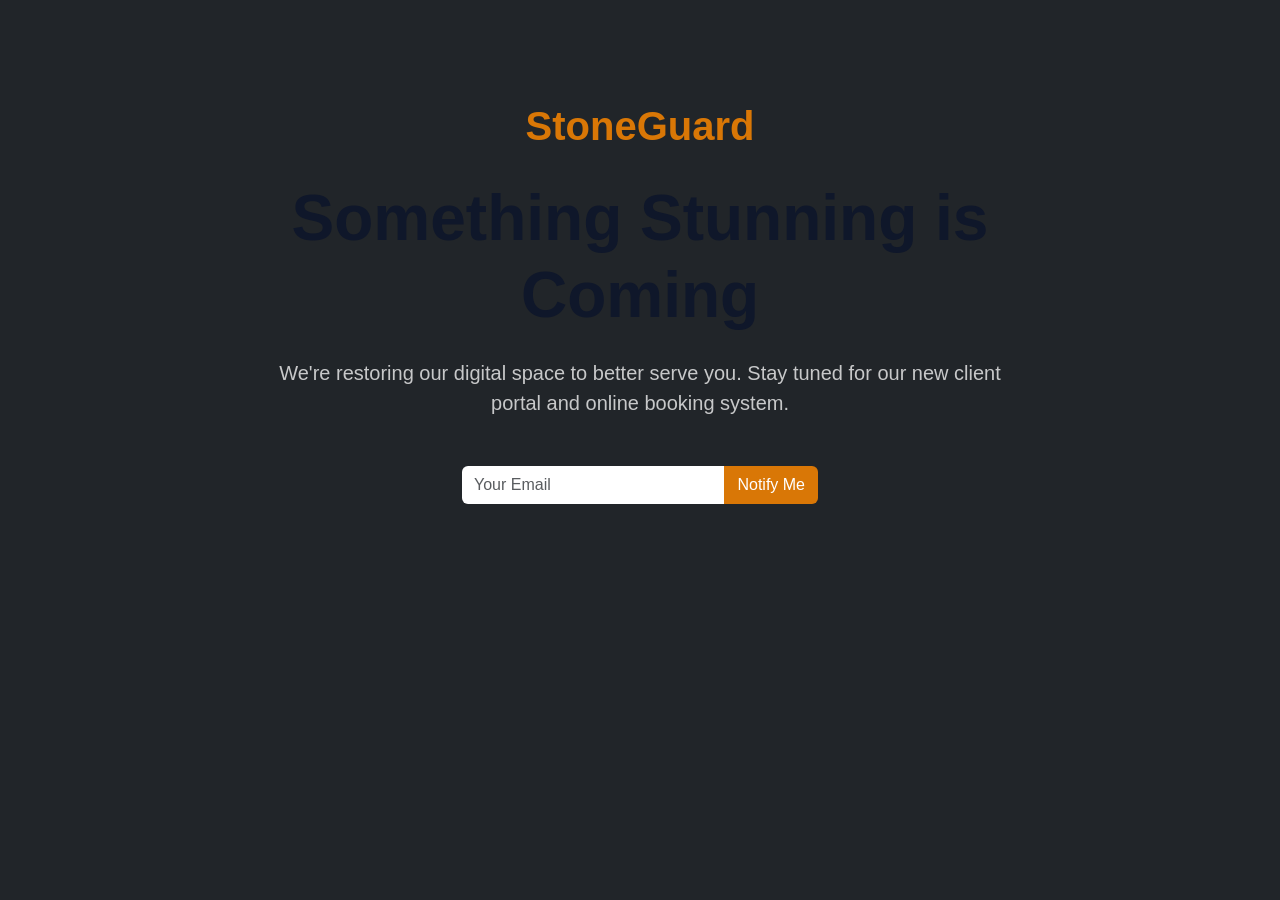
<file: coming-soon.html>
<!DOCTYPE html>
<html lang="en" data-bs-theme="light">
<head>
    <meta charset="UTF-8">
    <meta name="viewport" content="width=device-width, initial-scale=1.0">
    <title>Coming Soon | StoneGuard</title>
    <!-- Bootstrap 5 CSS -->
    <link href="https://cdn.jsdelivr.net/npm/bootstrap@5.3.2/dist/css/bootstrap.min.css" rel="stylesheet">
    <!-- Custom CSS -->
    <link rel="stylesheet" href="assets/css/style.css">
</head>
<body class="bg-dark text-white">
    <div class="container py-5 text-center">
        <div class="row justify-content-center">
            <div class="col-md-8 mt-5">
                <a href="index.html" class="navbar-brand fs-1 fw-bold mb-4 d-block text-white">StoneGuard</a>
                <h1 class="display-3 fw-bold mb-4">Something Stunning is Coming</h1>
                <p class="lead mb-5 opacity-75">We're restoring our digital space to better serve you. Stay tuned for our new client portal and online booking system.</p>
                <div class="row justify-content-center">
                    <div class="col-md-6">
                        <form class="input-group mb-4">
                            <input type="email" class="form-control border-0" placeholder="Your Email">
                            <button class="btn btn-primary-custom" type="button">Notify Me</button>
                        </form>
                    </div>
                </div>
            </div>
        </div>
    </div>
</body>
</html>
</file>
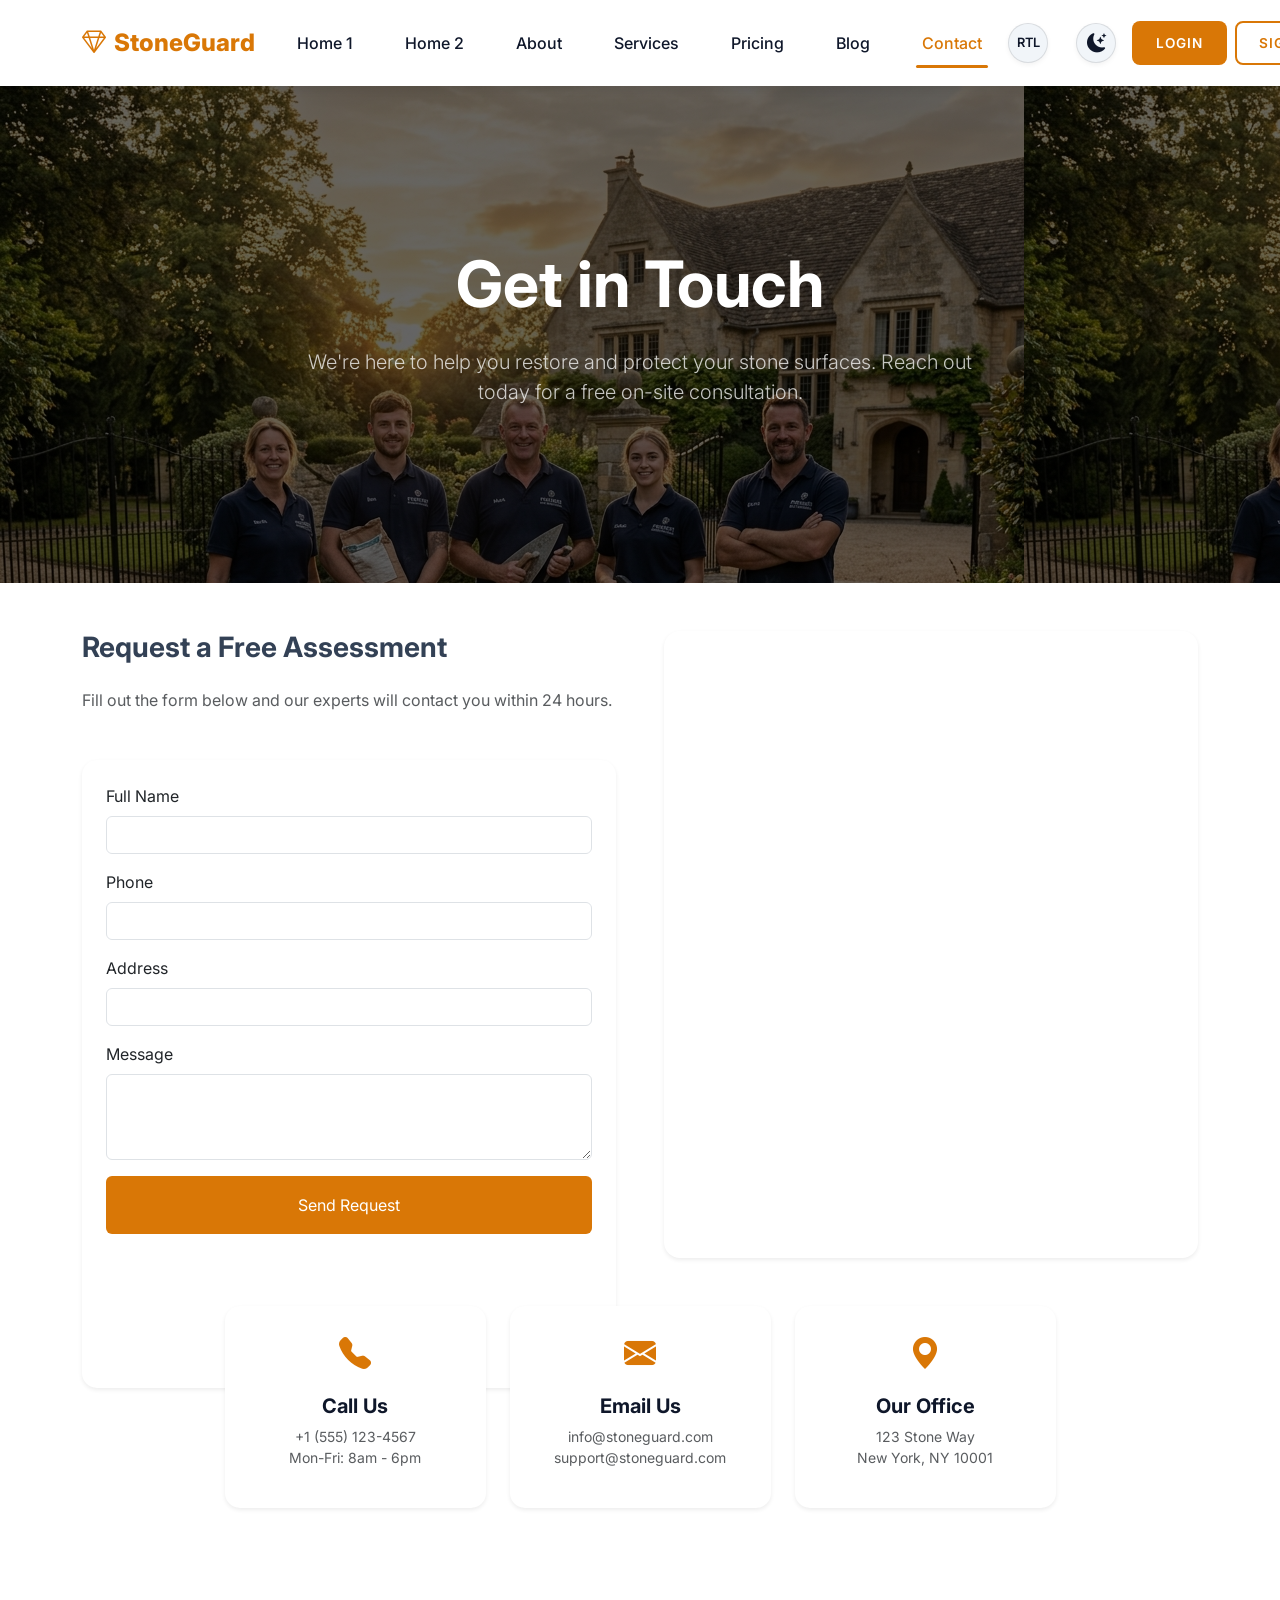
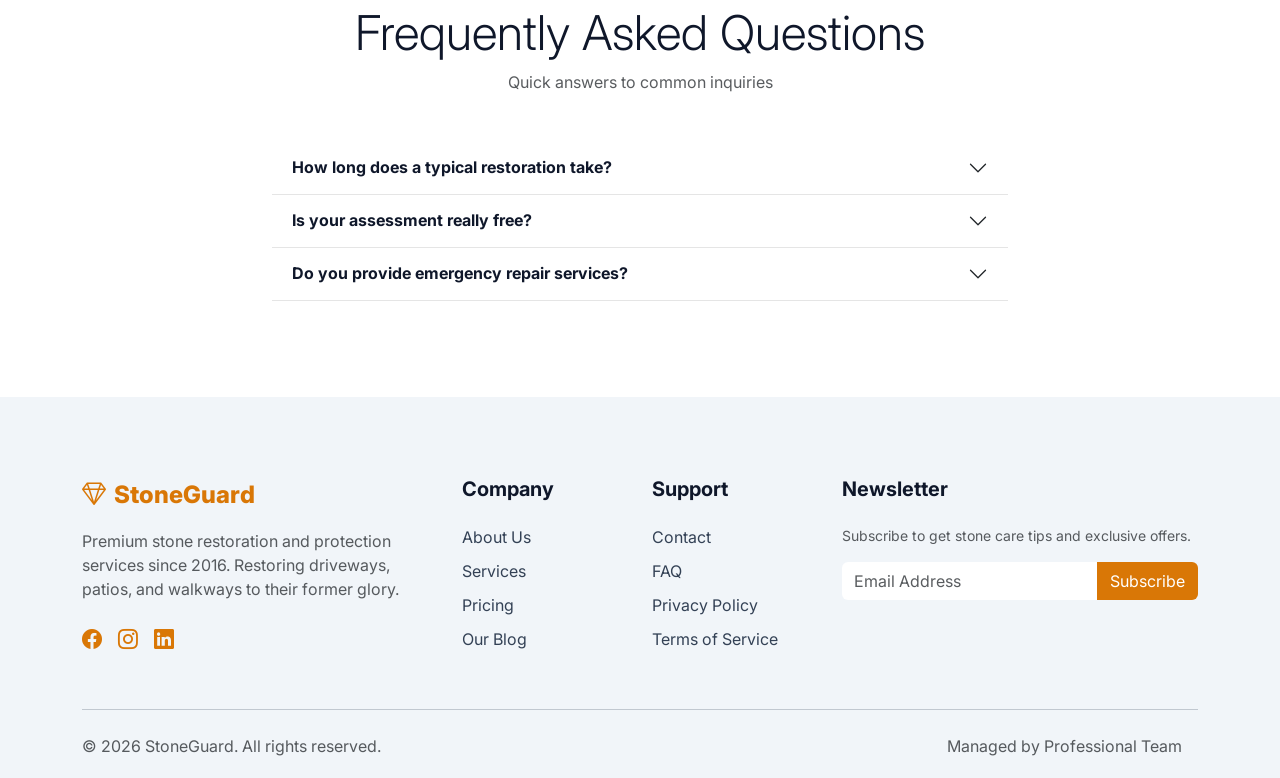
<file: contact.html>
<!DOCTYPE html>
<html lang="en" data-bs-theme="light">
<head>
    <meta charset="UTF-8">
    <meta name="viewport" content="width=device-width, initial-scale=1.0">
    <title>Contact Us | StoneGuard</title>
    <!-- Bootstrap 5 CSS -->
    <link href="https://cdn.jsdelivr.net/npm/bootstrap@5.3.2/dist/css/bootstrap.min.css" rel="stylesheet">
    <!-- Bootstrap Icons -->
    <link rel="stylesheet" href="https://cdn.jsdelivr.net/npm/bootstrap-icons@1.11.2/font/bootstrap-icons.min.css">
    <!-- Google Fonts -->
    <link href="https://fonts.googleapis.com/css2?family=Inter:wght@400;500;600;700;800&display=swap" rel="stylesheet">
    <!-- Custom CSS -->
    <link rel="stylesheet" href="assets/css/style.css">
    <!-- Favicon -->
    <link rel="icon" type="image/svg+xml" href="assets/images/favicon.svg">
</head>
<body>
    <!-- Header -->
    <header class="navbar navbar-expand-lg sticky-top">
        <div class="container">
            <a class="navbar-brand d-flex align-items-center" href="index.html">
                <i class="bi bi-gem me-2"></i>
                <span>StoneGuard</span>
            </a>
            
            <div class="d-flex align-items-center order-lg-3">
                <div class="d-none d-lg-flex align-items-center">
                    <div class="rtl-toggle me-2">RTL</div>
                    <div class="theme-toggle me-3">
                        <i class="bi bi-moon-stars-fill"></i>
                    </div>
                    <a href="login.html" class="btn btn-primary-custom me-2 btn-custom nav-btn">Login</a>
                    <a href="register.html" class="btn btn-outline-custom btn-custom nav-btn">Sign Up</a>
                </div>
                <button class="navbar-toggler" type="button" data-bs-toggle="offcanvas" data-bs-target="#mobileMenu">
                    <span class="navbar-toggler-icon"></span>
                </button>
            </div>

            <div class="collapse navbar-collapse justify-content-center" id="navbarNav">
                <ul class="navbar-nav">
                    <li class="nav-item"><a class="nav-link" href="index.html">Home 1</a></li>
                    <li class="nav-item"><a class="nav-link" href="home-2.html">Home 2</a></li>
                    <li class="nav-item"><a class="nav-link" href="about.html">About</a></li>
                    <li class="nav-item"><a class="nav-link" href="services.html">Services</a></li>
                    <li class="nav-item"><a class="nav-link" href="pricing.html">Pricing</a></li>
                    <li class="nav-item"><a class="nav-link" href="blog.html">Blog</a></li>
                    <li class="nav-item"><a class="nav-link active" href="contact.html">Contact</a></li>
                </ul>
            </div>
        </div>
    </header>

    <!-- Mobile Menu (Offcanvas) -->
    <div class="offcanvas offcanvas-start" tabindex="-1" id="mobileMenu">
        <div class="offcanvas-header border-bottom">
            <a class="navbar-brand d-flex align-items-center" href="index.html">
                <i class="bi bi-gem me-2"></i>
                <span>StoneGuard</span>
            </a>
            <button type="button" class="btn-close" data-bs-dismiss="offcanvas"></button>
        </div>
        <div class="offcanvas-body">
            <ul class="navbar-nav mb-4">
                <li class="nav-item"><a class="nav-link" href="index.html">Home 1</a></li>
                <li class="nav-item"><a class="nav-link" href="home-2.html">Home 2</a></li>
                <li class="nav-item"><a class="nav-link" href="about.html">About</a></li>
                <li class="nav-item"><a class="nav-link" href="services.html">Services</a></li>
                <li class="nav-item"><a class="nav-link" href="pricing.html">Pricing</a></li>
                <li class="nav-item"><a class="nav-link" href="blog.html">Blog</a></li>
                <li class="nav-item"><a class="nav-link active" href="contact.html">Contact</a></li>
            </ul>
            <div class="d-grid gap-2 mb-4">
                <a href="login.html" class="btn btn-outline-custom btn-custom">Login</a>
                <a href="register.html" class="btn btn-outline-custom btn-custom">Sign Up</a>
            </div>
            <div class="mt-auto pt-4 border-top">
                <div class="d-flex align-items-center justify-content-center">
                    <div class="rtl-toggle me-4">RTL</div>
                    <div class="theme-toggle">
                        <i class="bi bi-moon-stars-fill"></i>
                    </div>
                </div>
            </div>
        </div>
    </div>

    <main>
        <!-- Hero Section -->
        <section class="contact-hero">
            <div class="container">
                <div class="row justify-content-center">
                    <div class="col-lg-10 text-center">
                        <h1 class="display-3 fw-bold text-white mb-4">Get in Touch</h1>
                        <p class="lead text-white opacity-75 mx-auto" style="max-width: 700px;">We're here to help you restore and protect your stone surfaces. Reach out today for a free on-site consultation.</p>
                    </div>
                </div>
            </div>
        </section>

        <section class="py-5">
            <div class="container">
                <div class="row g-5">
                    <div class="col-lg-6">
                        <h2 class="h3 fw-bold mb-4">Request a Free Assessment</h2>
                        <p class="text-muted mb-5">Fill out the form below and our experts will contact you within 24 hours.</p>
                    <div class="card p-4 border-0 shadow-sm">
                        <form>
                            <div class="mb-3"><label class="form-label">Full Name</label><input type="text" class="form-control"></div>
                            <div class="mb-3"><label class="form-label">Phone</label><input type="tel" class="form-control"></div>
                            <div class="mb-3"><label class="form-label">Address</label><input type="text" class="form-control"></div>
                            <div class="mb-3"><label class="form-label">Message</label><textarea class="form-control" rows="3"></textarea></div>
                            <button type="submit" class="btn btn-primary-custom w-100 py-3">Send Request</button>
                        </form>
                    </div>
                </div>
                <div class="col-lg-6">
                    <div class="h-100 rounded-4 overflow-hidden shadow-sm" style="min-height: 400px;">
                        <iframe src="https://www.google.com/maps/embed?pb=!1m18!1m12!1m3!1d193595.15830869428!2d-74.119763973046!3d40.69766374874431!2m3!1f0!2f0!3f0!3m2!1i1024!2i768!4f13.1!3m3!1m2!1s0x89c24fa5d33f083b%3A0xc80b8f06e177fe62!2sNew%20York%2C%20NY%2C%20USA!5e0!3m2!1sen!2sin!4v1715412345678!5m2!1sen!2sin" width="100%" height="100%" style="border:0;" allowfullscreen="" loading="lazy"></iframe>
                    </div>
                </div>
            </div>
        </div>
        <!-- Contact Info Cards -->
        <section class="py-5 bg-tertiary">
            <div class="container">
                <div class="row g-4 justify-content-center">
                    <div class="col-md-4 col-lg-3">
                        <div class="card p-4 border-0 shadow-sm text-center h-100">
                            <div class="mb-3"><i class="bi bi-telephone-fill text-secondary-color fs-2"></i></div>
                            <h5 class="fw-bold">Call Us</h5>
                            <p class="text-muted small mb-0">+1 (555) 123-4567</p>
                            <p class="text-muted small">Mon-Fri: 8am - 6pm</p>
                        </div>
                    </div>
                    <div class="col-md-4 col-lg-3">
                        <div class="card p-4 border-0 shadow-sm text-center h-100">
                            <div class="mb-3"><i class="bi bi-envelope-fill text-secondary-color fs-2"></i></div>
                            <h5 class="fw-bold">Email Us</h5>
                            <p class="text-muted small mb-0">info@stoneguard.com</p>
                            <p class="text-muted small">support@stoneguard.com</p>
                        </div>
                    </div>
                    <div class="col-md-4 col-lg-3">
                        <div class="card p-4 border-0 shadow-sm text-center h-100">
                            <div class="mb-3"><i class="bi bi-geo-alt-fill text-secondary-color fs-2"></i></div>
                            <h5 class="fw-bold">Our Office</h5>
                            <p class="text-muted small mb-0">123 Stone Way</p>
                            <p class="text-muted small">New York, NY 10001</p>
                        </div>
                    </div>
                </div>
            </div>
        </section>

        <!-- FAQ Section -->
        <section class="py-5">
            <div class="container">
                <div class="text-center mb-5">
                    <h2 class="display-5">Frequently Asked Questions</h2>
                    <p class="text-muted">Quick answers to common inquiries</p>
                </div>
                <div class="row justify-content-center">
                    <div class="col-lg-8">
                        <div class="accordion accordion-flush" id="contactFaq">
                            <div class="accordion-item bg-transparent border-bottom">
                                <h2 class="accordion-header">
                                    <button class="accordion-button collapsed bg-transparent fw-bold" type="button" data-bs-toggle="collapse" data-bs-target="#faq1">
                                        How long does a typical restoration take?
                                    </button>
                                </h2>
                                <div id="faq1" class="accordion-collapse collapse" data-bs-parent="#contactFaq">
                                    <div class="accordion-body text-muted">
                                        Most residential driveways and patios are completed within 1-2 days, depending on the weather and the level of cleaning or repair required.
                                    </div>
                                </div>
                            </div>
                            <div class="accordion-item bg-transparent border-bottom">
                                <h2 class="accordion-header">
                                    <button class="accordion-button collapsed bg-transparent fw-bold" type="button" data-bs-toggle="collapse" data-bs-target="#faq2">
                                        Is your assessment really free?
                                    </button>
                                </h2>
                                <div id="faq2" class="accordion-collapse collapse" data-bs-parent="#contactFaq">
                                    <div class="accordion-body text-muted">
                                        Yes! We provide a 100% free, no-obligation on-site assessment and quote for all stone restoration projects.
                                    </div>
                                </div>
                            </div>
                            <div class="accordion-item bg-transparent border-bottom">
                                <h2 class="accordion-header">
                                    <button class="accordion-button collapsed bg-transparent fw-bold" type="button" data-bs-toggle="collapse" data-bs-target="#faq3">
                                        Do you provide emergency repair services?
                                    </button>
                                </h2>
                                <div id="faq3" class="accordion-collapse collapse" data-bs-parent="#contactFaq">
                                    <div class="accordion-body text-muted">
                                        While we focus on scheduled restoration, we do our best to accommodate urgent repair requests for dangerous sunken pavers or tripping hazards.
                                    </div>
                                </div>
                            </div>
                        </div>
                    </div>
                </div>
            </div>
        </section>
    </main>

    <footer class="footer">
        <div class="container">
            <div class="row g-4 mb-5">
                <div class="col-lg-4 col-md-6">
                    <a class="footer-logo d-flex align-items-center mb-3 text-decoration-none" href="index.html">
                        <i class="bi bi-gem me-2"></i>
                        <span>StoneGuard</span>
                    </a>
                    <p class="text-muted mb-4">Premium stone restoration and protection services since 2016. Restoring driveways, patios, and walkways to their former glory.</p>
                    <div class="footer-social d-flex gap-3">
                        <a href="#" class="text-secondary-color fs-5"><i class="bi bi-facebook"></i></a>
                        <a href="#" class="text-secondary-color fs-5"><i class="bi bi-instagram"></i></a>
                        <a href="#" class="text-secondary-color fs-5"><i class="bi bi-linkedin"></i></a>
                    </div>
                </div>
                <div class="col-lg-2 col-md-6">
                    <h5 class="mb-4">Company</h5>
                    <a href="about.html" class="footer-link">About Us</a>
                    <a href="services.html" class="footer-link">Services</a>
                    <a href="pricing.html" class="footer-link">Pricing</a>
                    <a href="blog.html" class="footer-link">Our Blog</a>
                </div>
                <div class="col-lg-2 col-md-6">
                    <h5 class="mb-4">Support</h5>
                    <a href="contact.html" class="footer-link">Contact</a>
                    <a href="#" class="footer-link">FAQ</a>
                    <a href="#" class="footer-link">Privacy Policy</a>
                    <a href="#" class="footer-link">Terms of Service</a>
                </div>
                <div class="col-lg-4 col-md-6">
                    <h5 class="mb-4">Newsletter</h5>
                    <p class="text-muted small mb-3">Subscribe to get stone care tips and exclusive offers.</p>
                    <form id="newsletterForm" class="input-group">
                        <input type="email" class="form-control border-0 bg-white" placeholder="Email Address" required>
                        <button class="btn btn-primary-custom" type="submit">Subscribe</button>
                    </form>
                </div>
            </div>
            <hr class="mb-4 opacity-10">
            <div class="row align-items-center">
                <div class="col-md-6 text-center text-md-start">
                    <p class="mb-0 text-muted">&copy; 2026 StoneGuard. All rights reserved.</p>
                </div>
                <div class="col-md-6 text-center text-md-end">
                    <div class="mt-3 mt-md-0">
                        <span class="text-muted me-3">Managed by Professional Team</span>
                    </div>
                </div>
            </div>
        </div>
    </footer>

    <!-- Back to Top -->
    <div id="backToTop">
        <i class="bi bi-arrow-up-short fs-3"></i>
    </div>

    <!-- Bootstrap Bundle with Popper -->
    <script src="https://cdn.jsdelivr.net/npm/bootstrap@5.3.2/dist/js/bootstrap.bundle.min.js"></script>
    <!-- Custom JS -->
    <script src="assets/js/main.js"></script>
</body>
</html>
</file>
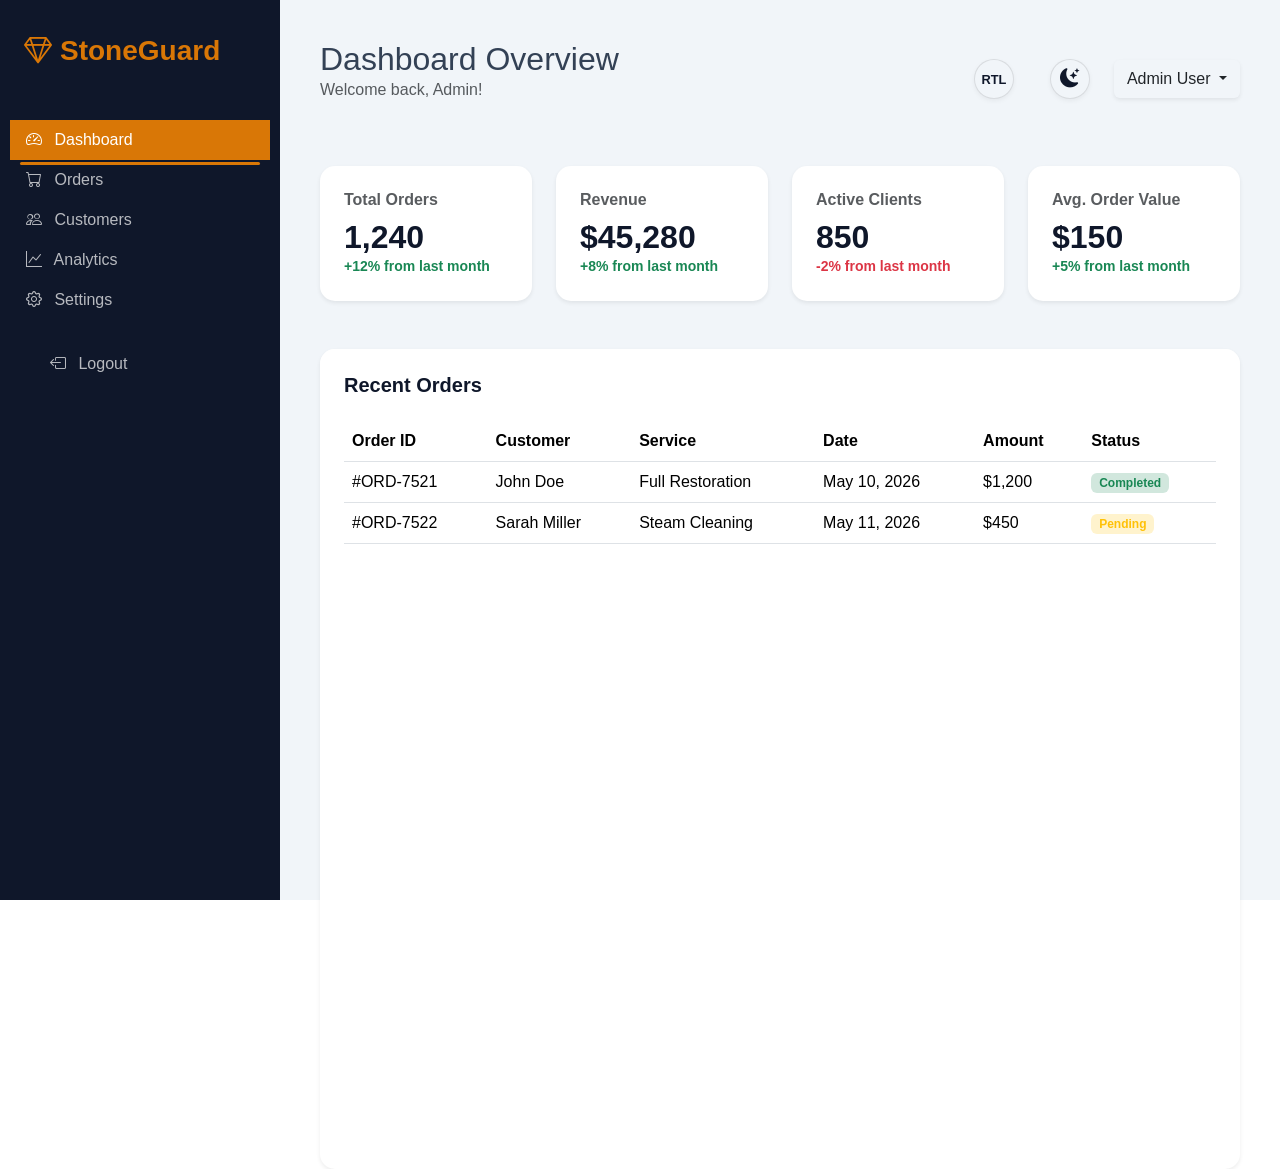
<file: dashboard.html>
<!DOCTYPE html>
<html lang="en" data-bs-theme="light">
<head>
    <meta charset="UTF-8">
    <meta name="viewport" content="width=device-width, initial-scale=1.0">
    <title>Admin Dashboard | StoneGuard</title>
    <!-- Bootstrap 5 CSS -->
    <link href="https://cdn.jsdelivr.net/npm/bootstrap@5.3.2/dist/css/bootstrap.min.css" rel="stylesheet">
    <!-- Bootstrap Icons -->
    <link rel="stylesheet" href="https://cdn.jsdelivr.net/npm/bootstrap-icons@1.11.2/font/bootstrap-icons.min.css">
    <!-- Custom CSS -->
    <link rel="stylesheet" href="assets/css/style.css">
</head>
<body>

    <aside class="sidebar">
        <div class="px-4 mb-5">
            <a href="index.html" class="navbar-brand fs-3 text-white text-decoration-none"><i class="bi bi-gem me-2"></i>StoneGuard</a>
        </div>
        <nav class="nav flex-column">
            <a class="nav-link active" href="#"><i class="bi bi-speedometer2 me-2"></i> Dashboard</a>
            <a class="nav-link" href="#"><i class="bi bi-cart me-2"></i> Orders</a>
            <a class="nav-link" href="#"><i class="bi bi-people me-2"></i> Customers</a>
            <a class="nav-link" href="#"><i class="bi bi-graph-up me-2"></i> Analytics</a>
            <a class="nav-link" href="#"><i class="bi bi-gear me-2"></i> Settings</a>
            <div class="mt-auto p-4">
                <a class="nav-link text-danger" href="login.html"><i class="bi bi-box-arrow-left me-2"></i> Logout</a>
            </div>
        </nav>
    </aside>

    <main class="main-content">
        <header class="d-flex justify-content-between align-items-center mb-5">
            <div>
                <h1 class="h2 mb-0">Dashboard Overview</h1>
                <p class="text-muted">Welcome back, Admin!</p>
            </div>
            <div class="d-flex align-items-center">
                <div class="rtl-toggle me-3" id="rtlToggle">RTL</div>
                <div class="theme-toggle me-4" id="themeToggle"><i class="bi bi-moon-stars-fill"></i></div>
                <div class="dropdown">
                    <button class="btn btn-white shadow-sm dropdown-toggle" type="button" data-bs-toggle="dropdown">
                        Admin User
                    </button>
                    <ul class="dropdown-menu">
                        <li><a class="dropdown-item" href="#">Profile</a></li>
                        <li><a class="dropdown-item" href="login.html">Logout</a></li>
                    </ul>
                </div>
            </div>
        </header>

        <div class="row g-4 mb-5">
            <div class="col-md-3">
                <div class="card p-4 border-0 shadow-sm">
                    <h6 class="text-muted">Total Orders</h6>
                    <h2 class="mb-0" id="ordersCount">1,240</h2>
                    <small class="text-success fw-bold">+12% from last month</small>
                </div>
            </div>
            <div class="col-md-3">
                <div class="card p-4 border-0 shadow-sm">
                    <h6 class="text-muted">Revenue</h6>
                    <h2 class="mb-0">$45,280</h2>
                    <small class="text-success fw-bold">+8% from last month</small>
                </div>
            </div>
            <div class="col-md-3">
                <div class="card p-4 border-0 shadow-sm">
                    <h6 class="text-muted">Active Clients</h6>
                    <h2 class="mb-0">850</h2>
                    <small class="text-danger fw-bold">-2% from last month</small>
                </div>
            </div>
            <div class="col-md-3">
                <div class="card p-4 border-0 shadow-sm">
                    <h6 class="text-muted">Avg. Order Value</h6>
                    <h2 class="mb-0">$150</h2>
                    <small class="text-success fw-bold">+5% from last month</small>
                </div>
            </div>
        </div>

        <div class="card border-0 shadow-sm mb-5">
            <div class="card-header bg-white p-4 border-0">
                <h5 class="mb-0">Recent Orders</h5>
            </div>
            <div class="table-responsive p-4 pt-0">
                <table class="table align-middle">
                    <thead>
                        <tr>
                            <th>Order ID</th>
                            <th>Customer</th>
                            <th>Service</th>
                            <th>Date</th>
                            <th>Amount</th>
                            <th>Status</th>
                        </tr>
                    </thead>
                    <tbody>
                        <tr>
                            <td>#ORD-7521</td>
                            <td>John Doe</td>
                            <td>Full Restoration</td>
                            <td>May 10, 2026</td>
                            <td>$1,200</td>
                            <td><span class="badge bg-success-subtle text-success">Completed</span></td>
                        </tr>
                        <tr>
                            <td>#ORD-7522</td>
                            <td>Sarah Miller</td>
                            <td>Steam Cleaning</td>
                            <td>May 11, 2026</td>
                            <td>$450</td>
                            <td><span class="badge bg-warning-subtle text-warning">Pending</span></td>
                        </tr>
                    </tbody>
                </table>
            </div>
        </div>
    </main>

    <script src="https://cdn.jsdelivr.net/npm/bootstrap@5.3.2/dist/js/bootstrap.bundle.min.js"></script>
    <script src="assets/js/main.js"></script>
    <script src="assets/js/dashboard.js"></script>
</body>
</html>
</file>
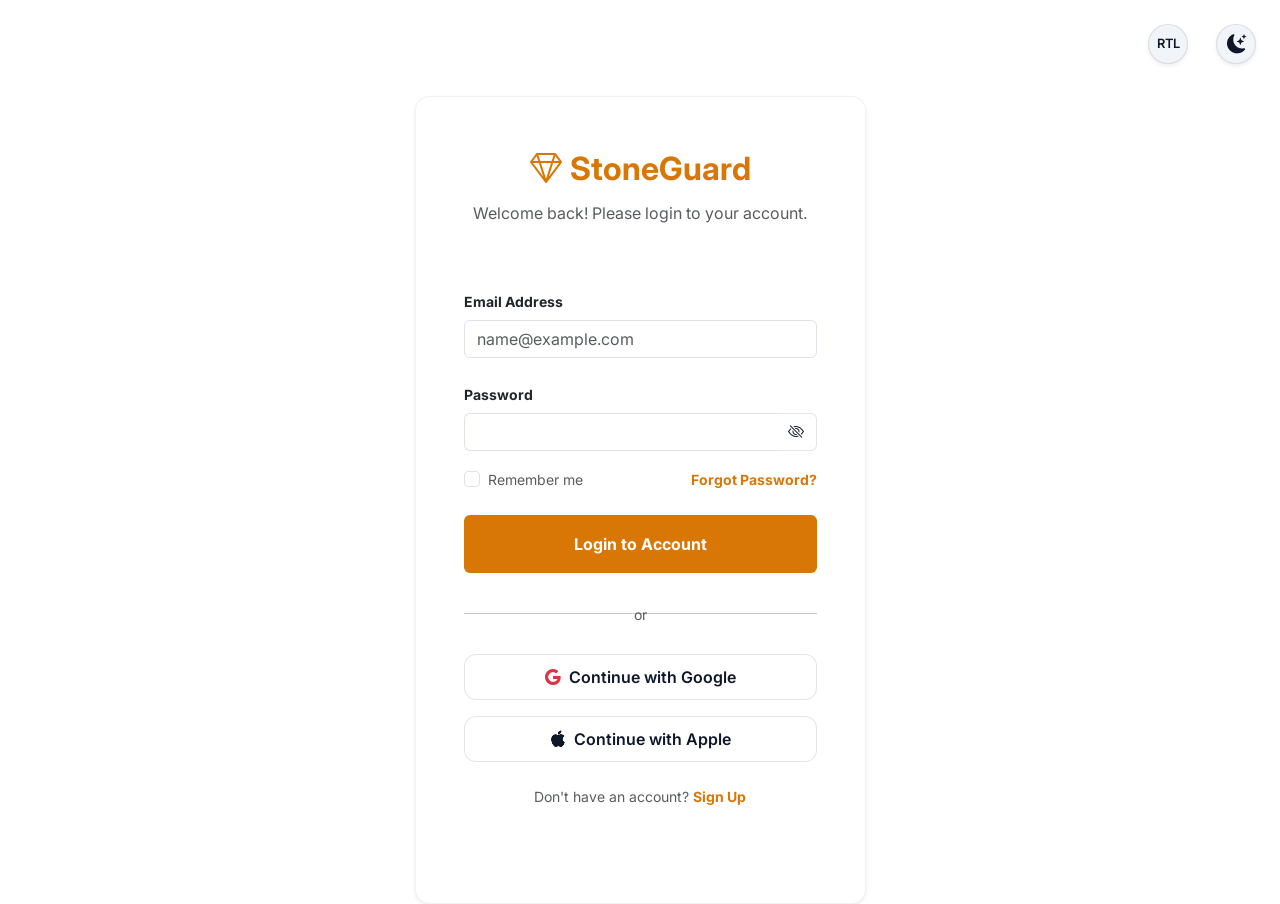
<file: login.html>
<!DOCTYPE html>
<html lang="en" data-bs-theme="light">
<head>
    <meta charset="UTF-8">
    <meta name="viewport" content="width=device-width, initial-scale=1.0">
    <title>Login | StoneGuard</title>
    <!-- Bootstrap 5 CSS -->
    <link href="https://cdn.jsdelivr.net/npm/bootstrap@5.3.2/dist/css/bootstrap.min.css" rel="stylesheet">
    <!-- Bootstrap Icons -->
    <link rel="stylesheet" href="https://cdn.jsdelivr.net/npm/bootstrap-icons@1.11.2/font/bootstrap-icons.min.css">
    <!-- Google Fonts -->
    <link href="https://fonts.googleapis.com/css2?family=Inter:wght@400;500;600;700;800&display=swap" rel="stylesheet">
    <!-- Custom CSS -->
    <link rel="stylesheet" href="assets/css/style.css">
    <!-- Favicon -->
    <link rel="icon" type="image/svg+xml" href="assets/images/favicon.svg">
</head>
<body class="bg-tertiary">
    <!-- Theme & RTL Toggles -->
    <div class="position-fixed top-0 end-0 p-3 p-md-4 d-flex gap-2 auth-toggles" style="z-index: 2000;">
        <div class="rtl-toggle shadow-sm" id="rtlToggle">RTL</div>
        <div class="theme-toggle shadow-sm" id="themeToggle">
            <i class="bi bi-moon-stars-fill"></i>
        </div>
    </div>

    <div class="container py-5">
        <div class="row justify-content-center">
            <div class="col-md-7 col-lg-6 col-xl-5">
                <div class="card auth-card p-5 border-0 shadow-sm mt-5">
                    <div class="text-center mb-5">
                        <a href="index.html" class="navbar-brand d-flex align-items-center justify-content-center fs-2 fw-bold text-decoration-none">
                            <i class="bi bi-gem text-secondary-color me-2"></i>
                            <span class="text-primary-color">StoneGuard</span>
                        </a>
                        <p class="text-muted mt-2">Welcome back! Please login to your account.</p>
                    </div>


                    <form action="dashboard.html">
                        <div class="mb-4">
                            <label class="form-label small fw-bold">Email Address</label>
                            <input type="email" class="form-control" placeholder="name@example.com" required>
                        </div>
                        <div class="mb-3">
                            <label class="form-label small fw-bold mb-2">Password</label>
                            <div class="input-group">
                                <input type="password" class="form-control border-end-0" id="password" required>
                                <span class="input-group-text border-start-0 cursor-pointer" onclick="togglePassword('password')">
                                    <i class="bi bi-eye-slash" id="passwordIcon"></i>
                                </span>
                            </div>
                        </div>
                        <div class="mb-4 d-flex justify-content-between align-items-center flex-nowrap gap-2">
                            <div class="form-check mb-0">
                                <input class="form-check-input" type="checkbox" id="rememberMe">
                                <label class="form-check-label small text-muted text-nowrap" for="rememberMe">
                                    Remember me
                                </label>
                            </div>
                            <a href="#" class="text-secondary-color small text-decoration-none fw-bold text-nowrap">Forgot Password?</a>
                        </div>
                        <button type="submit" class="btn btn-primary-custom w-100 py-3 fw-bold">Login to Account</button>
                    </form>

                    <div class="position-relative my-4">
                        <hr>
                        <span class="position-absolute top-50 start-50 translate-middle px-3 text-muted small" style="background-color: transparent;">or</span>
                    </div>

                    <!-- Social Login Buttons -->
                    <div class="d-flex flex-column gap-3">
                        <button class="social-btn w-100">
                            <i class="bi bi-google me-2 text-danger"></i> Continue with Google
                        </button>
                        <button class="social-btn w-100">
                            <i class="bi bi-apple me-2 text-primary-color"></i> Continue with Apple
                        </button>
                    </div>
                    <div class="text-center mt-4">
                        <p class="small text-muted mb-0">Don't have an account? <a href="register.html" class="text-secondary-color text-decoration-none fw-bold">Sign Up</a></p>
                    </div>
                </div>

            </div>
        </div>
    </div>

    <!-- Scripts -->
    <script src="https://cdn.jsdelivr.net/npm/bootstrap@5.3.2/dist/js/bootstrap.bundle.min.js"></script>
    <script src="assets/js/main.js"></script>
    <script>
        function togglePassword(id) {
            const input = document.getElementById(id);
            const icon = document.getElementById(id + 'Icon');
            if (input.type === 'password') {
                input.type = 'text';
                icon.classList.replace('bi-eye-slash', 'bi-eye');
            } else {
                input.type = 'password';
                icon.classList.replace('bi-eye', 'bi-eye-slash');
            }
        }
    </script>
</body>
</html>
</file>
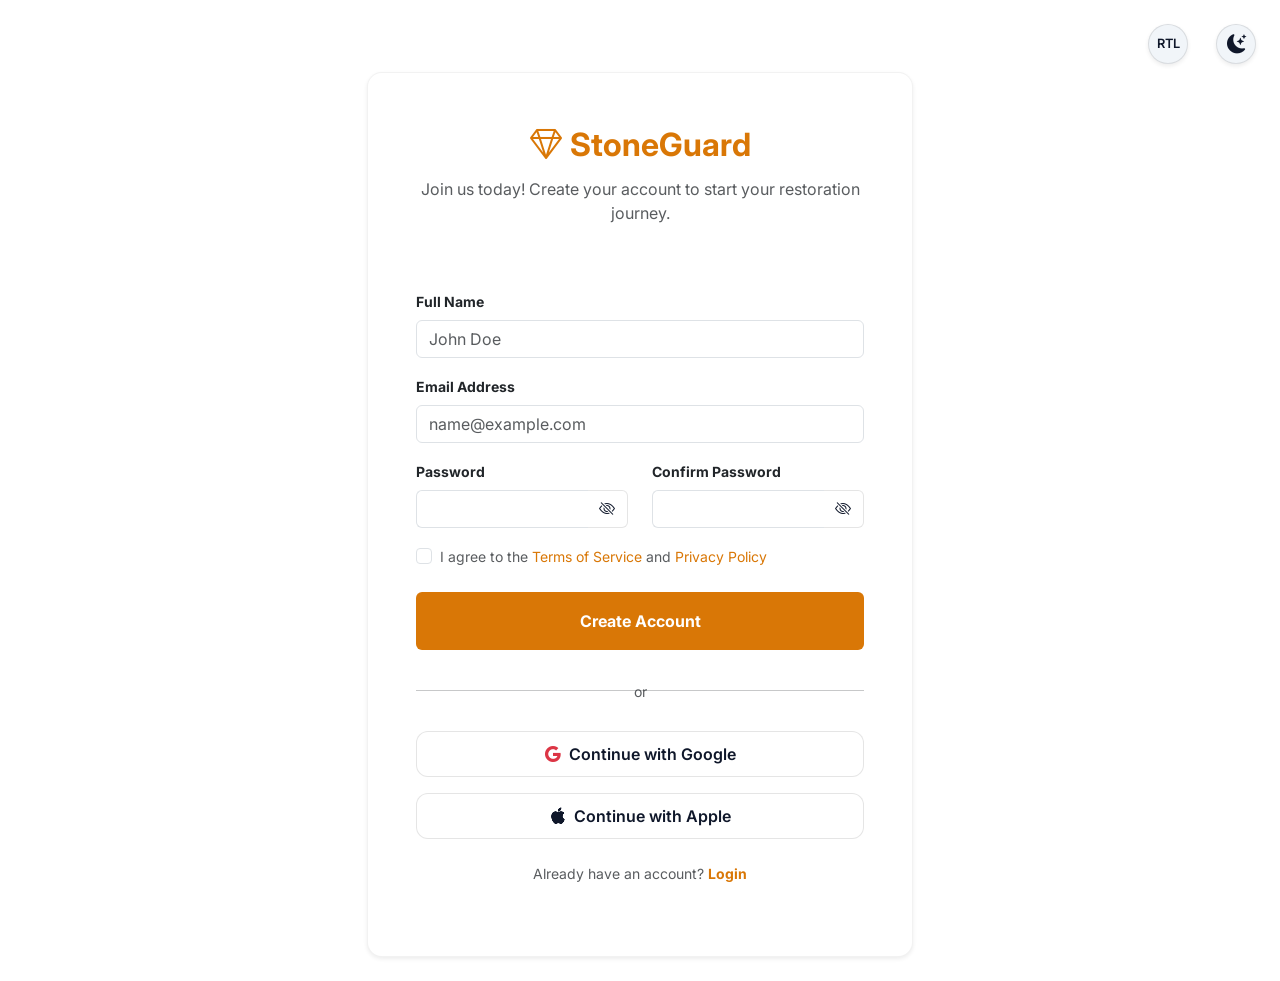
<file: register.html>
<!DOCTYPE html>
<html lang="en" data-bs-theme="light">
<head>
    <meta charset="UTF-8">
    <meta name="viewport" content="width=device-width, initial-scale=1.0">
    <title>Register | StoneGuard</title>
    <!-- Bootstrap 5 CSS -->
    <link href="https://cdn.jsdelivr.net/npm/bootstrap@5.3.2/dist/css/bootstrap.min.css" rel="stylesheet">
    <!-- Bootstrap Icons -->
    <link rel="stylesheet" href="https://cdn.jsdelivr.net/npm/bootstrap-icons@1.11.2/font/bootstrap-icons.min.css">
    <!-- Google Fonts -->
    <link href="https://fonts.googleapis.com/css2?family=Inter:wght@400;500;600;700;800&display=swap" rel="stylesheet">
    <!-- Custom CSS -->
    <link rel="stylesheet" href="assets/css/style.css">
    <!-- Favicon -->
    <link rel="icon" type="image/svg+xml" href="assets/images/favicon.svg">
</head>
<body class="bg-tertiary">
    <!-- Theme & RTL Toggles -->
    <div class="position-fixed top-0 end-0 p-3 p-md-4 d-flex gap-2 auth-toggles" style="z-index: 2000;">
        <div class="rtl-toggle shadow-sm" id="rtlToggle">RTL</div>
        <div class="theme-toggle shadow-sm" id="themeToggle">
            <i class="bi bi-moon-stars-fill"></i>
        </div>
    </div>

    <div class="container py-5">
        <div class="row justify-content-center">
            <div class="col-md-8 col-lg-7 col-xl-6">
                <div class="card auth-card p-5 border-0 shadow-sm mt-4">
                    <div class="text-center mb-5">
                        <a href="index.html" class="navbar-brand d-flex align-items-center justify-content-center fs-2 fw-bold text-decoration-none">
                            <i class="bi bi-gem text-secondary-color me-2"></i>
                            <span class="text-primary-color">StoneGuard</span>
                        </a>
                        <p class="text-muted mt-2">Join us today! Create your account to start your restoration journey.</p>
                    </div>


                    <form action="dashboard.html">
                        <div class="row">
                            <div class="col-md-12 mb-3">
                                <label class="form-label small fw-bold">Full Name</label>
                                <input type="text" class="form-control" placeholder="John Doe" required>
                            </div>
                            <div class="col-md-12 mb-3">
                                <label class="form-label small fw-bold">Email Address</label>
                                <input type="email" class="form-control" placeholder="name@example.com" required>
                            </div>
                            <div class="col-md-6 mb-3">
                                <label class="form-label small fw-bold">Password</label>
                                <div class="input-group">
                                    <input type="password" class="form-control border-end-0" id="password" required>
                                    <span class="input-group-text border-start-0 cursor-pointer" onclick="togglePassword('password')">
                                        <i class="bi bi-eye-slash" id="passwordIcon"></i>
                                    </span>
                                </div>
                            </div>
                            <div class="col-md-6 mb-3">
                                <label class="form-label small fw-bold">Confirm Password</label>
                                <div class="input-group">
                                    <input type="password" class="form-control border-end-0" id="confirmPassword" required>
                                    <span class="input-group-text border-start-0 cursor-pointer" onclick="togglePassword('confirmPassword')">
                                        <i class="bi bi-eye-slash" id="confirmPasswordIcon"></i>
                                    </span>
                                </div>
                            </div>
                        </div>
                        <div class="mb-4">
                            <div class="form-check">
                                <input class="form-check-input" type="checkbox" id="terms" required>
                                <label class="form-check-label small text-muted" for="terms">
                                    I agree to the <a href="#" class="text-secondary-color text-decoration-none">Terms of Service</a> and <a href="#" class="text-secondary-color text-decoration-none">Privacy Policy</a>
                                </label>
                            </div>
                        </div>
                        <button type="submit" class="btn btn-primary-custom w-100 py-3 fw-bold">Create Account</button>
                    </form>

                    <div class="position-relative my-4">
                        <hr>
                        <span class="position-absolute top-50 start-50 translate-middle px-3 text-muted small" style="background-color: transparent;">or</span>
                    </div>

                    <!-- Social Login Buttons -->
                    <div class="d-flex flex-column gap-3">
                        <button class="social-btn w-100">
                            <i class="bi bi-google me-2 text-danger"></i> Continue with Google
                        </button>
                        <button class="social-btn w-100">
                            <i class="bi bi-apple me-2 text-primary-color"></i> Continue with Apple
                        </button>
                    </div>
                    <div class="text-center mt-4">
                        <p class="small text-muted mb-0">Already have an account? <a href="login.html" class="text-secondary-color text-decoration-none fw-bold">Login</a></p>
                    </div>
                </div>

            </div>
        </div>
    </div>

    <!-- Scripts -->
    <script src="https://cdn.jsdelivr.net/npm/bootstrap@5.3.2/dist/js/bootstrap.bundle.min.js"></script>
    <script src="assets/js/main.js"></script>
    <script>
        function togglePassword(id) {
            const input = document.getElementById(id);
            const icon = document.getElementById(id + 'Icon');
            if (input.type === 'password') {
                input.type = 'text';
                icon.classList.replace('bi-eye-slash', 'bi-eye');
            } else {
                input.type = 'password';
                icon.classList.replace('bi-eye', 'bi-eye-slash');
            }
        }
    </script>
</body>
</html>
</file>
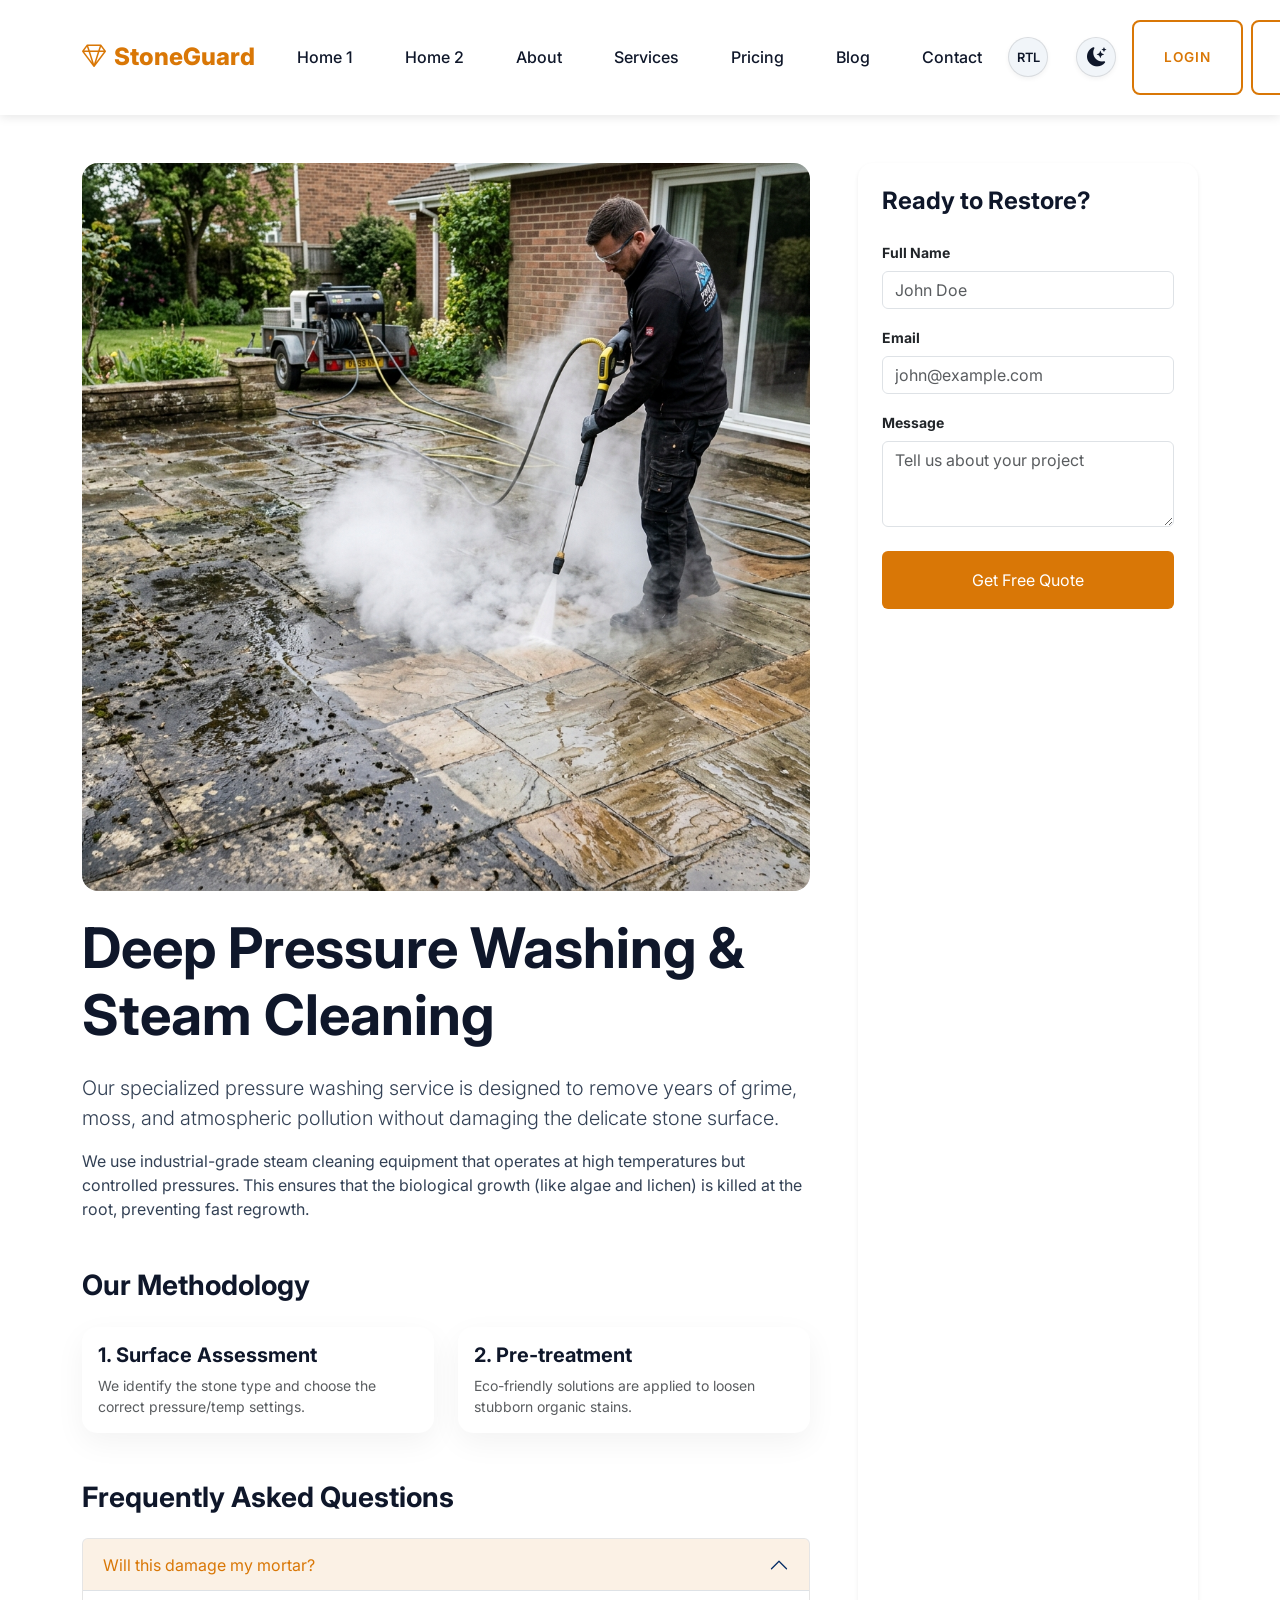
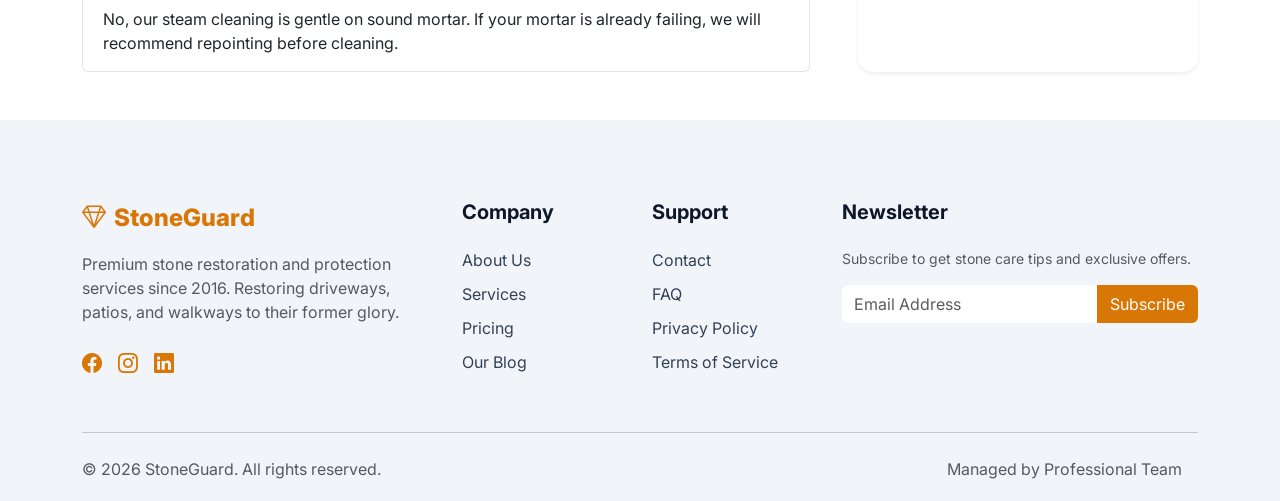
<file: service-details.html>
<!DOCTYPE html>
<html lang="en" data-bs-theme="light">
<head>
    <meta charset="UTF-8">
    <meta name="viewport" content="width=device-width, initial-scale=1.0">
    <title>Service Details | StoneGuard</title>
    <!-- Bootstrap 5 CSS -->
    <link href="https://cdn.jsdelivr.net/npm/bootstrap@5.3.2/dist/css/bootstrap.min.css" rel="stylesheet">
    <!-- Bootstrap Icons -->
    <link rel="stylesheet" href="https://cdn.jsdelivr.net/npm/bootstrap-icons@1.11.2/font/bootstrap-icons.min.css">
    <!-- Google Fonts -->
    <link href="https://fonts.googleapis.com/css2?family=Inter:wght@400;500;600;700;800&display=swap" rel="stylesheet">
    <!-- Custom CSS -->
    <link rel="stylesheet" href="assets/css/style.css">
</head>
<body>

    <!-- Header -->
    <header class="navbar navbar-expand-lg sticky-top">
        <div class="container">
            <a class="navbar-brand d-flex align-items-center" href="index.html">
                <i class="bi bi-gem me-2"></i>
                <span>StoneGuard</span>
            </a>
            
            <div class="d-flex align-items-center order-lg-3">
                <div class="rtl-toggle me-2" id="rtlToggle">RTL</div>
                <div class="theme-toggle me-3" id="themeToggle">
                    <i class="bi bi-moon-stars-fill"></i>
                </div>
                <div class="d-none d-lg-flex">
                    <a href="login.html" class="btn btn-outline-custom me-2 btn-custom">Login</a>
                    <a href="register.html" class="btn btn-outline-custom btn-custom">Sign Up</a>
                </div>
                <button class="navbar-toggler ms-2" type="button" data-bs-toggle="offcanvas" data-bs-target="#mobileMenu">
                    <span class="navbar-toggler-icon"></span>
                </button>
            </div>

            <div class="collapse navbar-collapse justify-content-center" id="navbarNav">
                <ul class="navbar-nav">
                    <li class="nav-item"><a class="nav-link" href="index.html">Home 1</a></li>
                    <li class="nav-item"><a class="nav-link" href="home-2.html">Home 2</a></li>
                    <li class="nav-item"><a class="nav-link" href="about.html">About</a></li>
                    <li class="nav-item"><a class="nav-link" href="services.html">Services</a></li>
                    <li class="nav-item"><a class="nav-link" href="pricing.html">Pricing</a></li>
                    <li class="nav-item"><a class="nav-link" href="blog.html">Blog</a></li>
                    <li class="nav-item"><a class="nav-link" href="contact.html">Contact</a></li>
                </ul>
            </div>
        </div>
    </header>

    <!-- Mobile Menu (Offcanvas) -->
    <div class="offcanvas offcanvas-start" tabindex="-1" id="mobileMenu">
        <div class="offcanvas-header border-bottom">
            <a class="navbar-brand d-flex align-items-center" href="index.html">
                <i class="bi bi-gem me-2"></i>
                <span>StoneGuard</span>
            </a>
            <button type="button" class="btn-close" data-bs-dismiss="offcanvas"></button>
        </div>
        <div class="offcanvas-body">
            <ul class="navbar-nav mb-4">
                <li class="nav-item"><a class="nav-link" href="index.html">Home 1</a></li>
                <li class="nav-item"><a class="nav-link" href="home-2.html">Home 2</a></li>
                <li class="nav-item"><a class="nav-link" href="about.html">About</a></li>
                <li class="nav-item"><a class="nav-link" href="services.html">Services</a></li>
                <li class="nav-item"><a class="nav-link" href="pricing.html">Pricing</a></li>
                <li class="nav-item"><a class="nav-link" href="blog.html">Blog</a></li>
                <li class="nav-item"><a class="nav-link" href="contact.html">Contact</a></li>
            </ul>
            <div class="d-grid gap-2">
                <a href="login.html" class="btn btn-outline-custom btn-custom">Login</a>
                <a href="register.html" class="btn btn-outline-custom btn-custom">Sign Up</a>
            </div>
        </div>
    </div>

    <main>
        <section class="py-5">
            <div class="container">
                <div class="row g-5">
                    <div class="col-lg-8">
                        <img src="assets/images/service-1.png" class="img-fluid rounded-4 mb-4" alt="Service Detail">
                        <h1 class="display-4 fw-bold mb-4">Deep Pressure Washing & Steam Cleaning</h1>
                        <p class="lead">Our specialized pressure washing service is designed to remove years of grime, moss, and atmospheric pollution without damaging the delicate stone surface.</p>
                        <p>We use industrial-grade steam cleaning equipment that operates at high temperatures but controlled pressures. This ensures that the biological growth (like algae and lichen) is killed at the root, preventing fast regrowth.</p>
                        
                        <h3 class="mt-5 mb-4">Our Methodology</h3>
                        <div class="row g-4 mb-4">
                            <div class="col-md-6">
                                <div class="card p-3 border-0 bg-tertiary">
                                    <h5>1. Surface Assessment</h5>
                                    <p class="small text-muted mb-0">We identify the stone type and choose the correct pressure/temp settings.</p>
                                </div>
                            </div>
                            <div class="col-md-6">
                                <div class="card p-3 border-0 bg-tertiary">
                                    <h5>2. Pre-treatment</h5>
                                    <p class="small text-muted mb-0">Eco-friendly solutions are applied to loosen stubborn organic stains.</p>
                                </div>
                            </div>
                        </div>

                        <h3 class="mt-5 mb-4">Frequently Asked Questions</h3>
                        <div class="accordion" id="serviceFaq">
                            <div class="accordion-item">
                                <h2 class="accordion-header">
                                    <button class="accordion-button" type="button" data-bs-toggle="collapse" data-bs-target="#collapseOne">
                                        Will this damage my mortar?
                                    </button>
                                </h2>
                                <div id="collapseOne" class="accordion-collapse collapse show" data-bs-parent="#serviceFaq">
                                    <div class="accordion-body">
                                        No, our steam cleaning is gentle on sound mortar. If your mortar is already failing, we will recommend repointing before cleaning.
                                    </div>
                                </div>
                            </div>
                        </div>
                    </div>
                    
                    <div class="col-lg-4">
                        <div class="card p-4 border-0 shadow-sm sticky-top" style="top: 100px;">
                            <h4 class="mb-4">Ready to Restore?</h4>
                            <form>
                                <div class="mb-3">
                                    <label class="form-label small fw-bold">Full Name</label>
                                    <input type="text" class="form-control" placeholder="John Doe">
                                </div>
                                <div class="mb-3">
                                    <label class="form-label small fw-bold">Email</label>
                                    <input type="email" class="form-control" placeholder="john@example.com">
                                </div>
                                <div class="mb-3">
                                    <label class="form-label small fw-bold">Message</label>
                                    <textarea class="form-control" rows="3" placeholder="Tell us about your project"></textarea>
                                </div>
                                <button type="submit" class="btn btn-primary-custom w-100 py-3 mt-2">Get Free Quote</button>
                            </form>
                        </div>
                    </div>
                </div>
            </div>
        </section>
    </main>

    <footer class="footer">
        <div class="container">
            <div class="row g-4 mb-5">
                <div class="col-lg-4 col-md-6">
                    <a class="footer-logo d-flex align-items-center mb-3 text-decoration-none" href="index.html">
                        <i class="bi bi-gem me-2"></i>
                        <span>StoneGuard</span>
                    </a>
                    <p class="text-muted mb-4">Premium stone restoration and protection services since 2016. Restoring driveways, patios, and walkways to their former glory.</p>
                    <div class="footer-social d-flex gap-3">
                        <a href="#" class="text-secondary-color fs-5"><i class="bi bi-facebook"></i></a>
                        <a href="#" class="text-secondary-color fs-5"><i class="bi bi-instagram"></i></a>
                        <a href="#" class="text-secondary-color fs-5"><i class="bi bi-linkedin"></i></a>
                    </div>
                </div>
                <div class="col-lg-2 col-md-6">
                    <h5 class="mb-4">Company</h5>
                    <a href="about.html" class="footer-link">About Us</a>
                    <a href="services.html" class="footer-link">Services</a>
                    <a href="pricing.html" class="footer-link">Pricing</a>
                    <a href="blog.html" class="footer-link">Our Blog</a>
                </div>
                <div class="col-lg-2 col-md-6">
                    <h5 class="mb-4">Support</h5>
                    <a href="contact.html" class="footer-link">Contact</a>
                    <a href="#" class="footer-link">FAQ</a>
                    <a href="#" class="footer-link">Privacy Policy</a>
                    <a href="#" class="footer-link">Terms of Service</a>
                </div>
                <div class="col-lg-4 col-md-6">
                    <h5 class="mb-4">Newsletter</h5>
                    <p class="text-muted small mb-3">Subscribe to get stone care tips and exclusive offers.</p>
                    <form id="newsletterForm" class="input-group">
                        <input type="email" class="form-control border-0 bg-white" placeholder="Email Address" required>
                        <button class="btn btn-primary-custom" type="submit">Subscribe</button>
                    </form>
                </div>
            </div>
            <hr class="mb-4 opacity-10">
            <div class="row align-items-center">
                <div class="col-md-6 text-center text-md-start">
                    <p class="mb-0 text-muted">&copy; 2026 StoneGuard. All rights reserved.</p>
                </div>
                <div class="col-md-6 text-center text-md-end">
                    <div class="mt-3 mt-md-0">
                        <span class="text-muted me-3">Managed by Professional Team</span>
                    </div>
                </div>
            </div>
        </div>
    </footer>

    <!-- Back to Top -->
    <div id="backToTop">
        <i class="bi bi-arrow-up-short fs-3"></i>
    </div>

    <!-- Bootstrap Bundle with Popper -->
    <script src="https://cdn.jsdelivr.net/npm/bootstrap@5.3.2/dist/js/bootstrap.bundle.min.js"></script>
    <!-- Custom JS -->
    <script src="assets/js/main.js"></script>
</body>
</html>
</file>
<file: assets/css/style.css>
:root {
    --primary-color: #0f172a;
    --secondary-color: #d97706;
    --tertiary-color: #f1f5f9;
    --text-color: #334155;
    --bg-light: #ffffff;
    --bg-dark: #0f172a;
    --card-bg: #ffffff;
    --transition: all 0.3s ease;
}

[data-bs-theme="dark"] {
    --primary-color: #f1f5f9;
    --secondary-color: #fbbf24;
    --tertiary-color: #1a1d20;
    --text-color: #cbd5e1;
    --bg-light: #000000;
    --card-bg: #121212;
    
    --bs-body-bg: #000000;
    --bs-body-bg-rgb: 0, 0, 0;
    --bs-dark: #1a1d20;
    --bs-dark-rgb: 26, 29, 32;
    --bs-light-bg-subtle: #1a1d20;
    --bs-secondary-bg: #1a1d20;
    --bs-tertiary-bg: #1a1d20;
}

[data-bs-theme="dark"] body {
    background-color: #000000 !important;
}

[data-bs-theme="dark"] .bg-light,
[data-bs-theme="dark"] .bg-light-subtle,
[data-bs-theme="dark"] .bg-dark,
[data-bs-theme="dark"] .bg-tertiary,
[data-bs-theme="dark"] .bg-secondary-color,
[data-bs-theme="dark"] .footer {
    background-color: var(--tertiary-color) !important;
}

[data-bs-theme="dark"] .bg-white {
    background-color: var(--card-bg) !important;
    color: var(--text-color) !important;
}

[data-bs-theme="dark"] .card {
    background-color: var(--card-bg) !important;
}

html, body {
    height: 100%;
}

body {
    font-family: 'Inter', sans-serif;
    color: var(--text-color);
    background-color: var(--bg-light);
    transition: var(--transition);
    overflow-x: hidden;
    display: flex;
    flex-direction: column;
}

main {
    flex: 1 0 auto;
}

footer {
    flex-shrink: 0;
}

/* Typography */
h1, h2, h3, h4, h5, h6 {
    color: var(--primary-color);
    font-weight: 700;
}

/* Buttons */
.btn-custom {
    padding: 15px 30px !important;
    border-radius: 8px;
    font-weight: 700;
    transition: var(--transition);
    border: 2px solid transparent !important;
    text-transform: uppercase;
    letter-spacing: 1px;
    font-size: 0.95rem;
    display: flex;
    align-items: center;
    justify-content: center;
    width: 100% !important;
    min-height: 56px;
}

.btn-primary-custom {
    background-color: var(--secondary-color);
    color: white;
}

.bg-primary-custom {
    background-color: var(--primary-color) !important;
}

.btn-primary-custom:hover {
    background-color: #b45309;
    color: white;
    transform: translateY(-2px);
    box-shadow: 0 5px 15px rgba(217, 119, 6, 0.3);
}

.btn-outline-custom {
    border: 2px solid var(--secondary-color) !important;
    color: var(--secondary-color);
    background: transparent;
}

.btn-outline-custom:hover {
    background-color: var(--secondary-color);
    color: white;
}

.btn-outline-light {
    border: 2px solid white !important;
    background: transparent !important;
    color: white !important;
}

.nav-btn {
    padding: 10px 22px !important;
    min-height: 44px !important;
    font-size: 0.85rem !important;
    white-space: nowrap !important;
    display: inline-flex !important;
    align-items: center;
    justify-content: center;
}

/* Navbar */
.navbar {
    padding: 20px 0;
    background-color: var(--bg-light);
    box-shadow: 0 2px 10px rgba(0,0,0,0.1);
}
.btn-hero {
    padding: 16px 40px !important;
    font-weight: 700 !important;
    text-transform: uppercase;
    letter-spacing: 1px;
    border-radius: 12px !important;
    transition: all 0.4s cubic-bezier(0.175, 0.885, 0.32, 1.275) !important;
    box-shadow: 0 4px 10px rgba(0,0,0,0.1);
}

.btn-hero:hover {
    transform: translateY(-8px) scale(1.05) !important;
    box-shadow: 0 15px 35px rgba(0,0,0,0.3) !important;
}

[data-bs-theme="dark"] .btn-hero:hover {
    box-shadow: 0 15px 35px rgba(217, 119, 6, 0.2) !important;
}

.navbar-brand {
    font-weight: 800;
    font-size: 1.5rem;
    color: #d97706 !important;
}

.navbar-brand i, .footer-logo i {
    color: #d97706 !important;
}

.nav-link {
    font-weight: 500;
    color: var(--primary-color) !important;
    margin: 0 10px;
}

.nav-link:hover {
    color: var(--secondary-color) !important;
}

.nav-link.active {
    color: var(--secondary-color) !important;
    position: relative;
}

@media (min-width: 992px) {
    .nav-link.active::after {
        content: '';
        position: absolute;
        bottom: -5px;
        left: 10px;
        right: 10px;
        height: 3px;
        background-color: var(--secondary-color);
        border-radius: 10px;
    }
}

/* 1024px Optimization */
@media (min-width: 992px) and (max-width: 1199.98px) {
    .container {
        max-width: 100% !important;
        padding-left: 20px !important;
        padding-right: 20px !important;
    }
    .nav-link {
        margin: 0 2px !important;
        padding: 0.5rem 0.3rem !important;
        font-size: 0.8rem;
    }
    .navbar-brand {
        font-size: 1.1rem;
        margin-right: 0.5rem;
    }
    .nav-btn {
        padding: 6px 10px !important;
        font-size: 0.75rem !important;
        min-height: 34px !important;
        min-width: 80px !important;
    }
    .rtl-toggle, .theme-toggle {
        width: 32px !important;
        height: 32px !important;
        margin-right: 4px !important;
        font-size: 0.6rem;
    }
    .hero-section h1 {
        font-size: 2.8rem;
    }
    .navbar {
        padding: 10px 0 !important;
    }
}
.rtl-toggle, .theme-toggle {
    width: 40px !important;
    height: 40px !important;
    border-radius: 50% !important;
    display: flex;
    align-items: center;
    justify-content: center;
    cursor: pointer;
    background-color: var(--bg-light);
    color: var(--primary-color);
    transition: var(--transition);
    font-size: 0.75rem;
    font-weight: 800;
    border: 1px solid rgba(0,0,0,0.1) !important;
    flex-shrink: 0;
    box-shadow: 0 2px 5px rgba(0,0,0,0.05);
}

.rtl-toggle:hover, .theme-toggle:hover {
    background-color: var(--secondary-color);
    color: white;
    transform: scale(1.1);
    box-shadow: 0 4px 10px rgba(0,0,0,0.15);
    border-color: var(--secondary-color) !important;
}

[data-bs-theme="dark"] .rtl-toggle, 
[data-bs-theme="dark"] .theme-toggle {
    background-color: rgba(255,255,255,0.05);
    border-color: rgba(255,255,255,0.2) !important;
}

/* Hero Section */
.hero-section, .hero-section-2, .about-hero, .services-hero, .pricing-hero, .blog-hero, .contact-hero {
    padding: 160px 0;
    background-size: cover;
    background-position: center;
    background-attachment: fixed;
    color: white;
    text-align: center;
    min-height: 40vh;
    display: flex;
    align-items: center;
}

.hero-section {
    background: linear-gradient(rgba(0, 0, 0, 0.6), rgba(0, 0, 0, 0.6)), url('../images/hero-bg.png');
}

.hero-section-2 {
    background: linear-gradient(rgba(0, 0, 0, 0.7), rgba(0, 0, 0, 0.7)), url('../images/commercial-hero.png');
}

.about-hero {
    background: linear-gradient(rgba(0, 0, 0, 0.6), rgba(0, 0, 0, 0.6)), url('../images/about-hero.png');
}

.services-hero {
    background: linear-gradient(rgba(0, 0, 0, 0.6), rgba(0, 0, 0, 0.6)), url('../images/services-hero.png');
}

.pricing-hero {
    background: linear-gradient(rgba(0, 0, 0, 0.6), rgba(0, 0, 0, 0.6)), url('../images/pricing-hero.png');
}

.blog-hero {
    background: linear-gradient(rgba(0, 0, 0, 0.6), rgba(0, 0, 0, 0.6)), url('../images/pricing-hero.png');
}

.contact-hero {
    background: linear-gradient(rgba(0, 0, 0, 0.6), rgba(0, 0, 0, 0.6)), url('../images/about-hero.png');
}

.hero-section h1 {
    color: white;
    font-size: 4rem;
    margin-bottom: 20px;
    font-weight: 800;
}

/* Stat Cards */
.stat-card {
    background-color: rgba(255, 255, 255, 0.05);
    border: 1px solid rgba(255, 255, 255, 0.1);
    padding: 3rem 2rem;
    border-radius: 24px;
    transition: var(--transition);
    height: 100%;
    backdrop-filter: blur(10px);
}

.stat-card:hover {
    transform: translateY(-12px) scale(1.02);
    background-color: rgba(255, 255, 255, 0.08);
    box-shadow: 0 20px 40px rgba(0,0,0,0.3);
    border-color: var(--secondary-color);
}

.stat-card h2 {
    font-size: 3.5rem;
    font-weight: 800;
    margin-bottom: 15px;
    background: linear-gradient(45deg, var(--secondary-color), #fbbf24);
    -webkit-background-clip: text;
    -webkit-text-fill-color: transparent;
    padding-right: 5px; /* Prevent clipping of italic/wide characters */
}

.stat-card p {
    font-size: 1rem;
    font-weight: 500;
    color: rgba(255, 255, 255, 0.8);
    margin-bottom: 0;
    text-transform: uppercase;
    letter-spacing: 1px;
}

@media (max-width: 1199.98px) {
    .stat-card h2 {
        font-size: 2.8rem;
    }
}

@media (max-width: 991.98px) {
    .stat-card {
        padding: 2rem 1.5rem;
    }
    .stat-card h2 {
        font-size: 2.5rem;
    }
}

@media (max-width: 575.98px) {
    .stat-card h2 {
        font-size: 2.2rem;
    }
}

/* Cards */
.card {
    border: none;
    background-color: var(--card-bg);
    box-shadow: 0 10px 30px rgba(0,0,0,0.05);
    transition: var(--transition);
    border-radius: 15px;
    overflow: hidden;
    height: 100%;
}

.card:hover {
    transform: translateY(-10px);
    box-shadow: 0 20px 40px rgba(0,0,0,0.1);
}

.card-img-wrapper {
    overflow: hidden;
    height: 220px;
    position: relative;
}

.card-img-wrapper img {
    width: 100%;
    height: 100%;
    object-fit: cover;
    transition: transform 0.5s ease;
}

.card:hover .card-img-wrapper img {
    transform: scale(1.1);
}

.card-body {
    padding: 2rem !important;
    display: flex;
    flex-direction: column;
    flex-grow: 1;
}

.card-body a {
    margin-top: auto;
}

/* Process Section */
.process-step {
    transition: var(--transition);
    padding: 20px;
    border-radius: 20px;
}

.process-img-wrapper {
    width: 220px;
    height: 220px;
    margin: 0 auto 30px;
    border-radius: 50%;
    overflow: hidden;
    border: 6px solid var(--secondary-color);
    position: relative;
    transition: var(--transition);
    box-shadow: 0 15px 30px rgba(0,0,0,0.3);
}

@media (max-width: 1199.98px) {
    .process-img-wrapper {
        width: 180px;
        height: 180px;
    }
}

@media (max-width: 991.98px) {
    .process-img-wrapper {
        width: 160px;
        height: 160px;
    }
}

.process-img-wrapper img {
    width: 100%;
    height: 100%;
    object-fit: cover;
    transition: transform 0.5s ease;
}

.process-number {
    position: absolute;
    top: 0;
    left: 0;
    width: 100%;
    height: 100%;
    background: rgba(217, 119, 6, 0.8);
    color: white;
    display: flex;
    align-items: center;
    justify-content: center;
    font-size: 2rem;
    font-weight: 800;
    opacity: 0;
    transition: var(--transition);
}

.process-step:hover {
    background: rgba(255,255,255,0.05);
}

.process-step:hover .process-img-wrapper {
    transform: scale(1.05);
    border-color: white;
}

.process-step:hover .process-img-wrapper img {
    transform: scale(1.2);
}

.process-step:hover .process-number {
    opacity: 1;
}

/* Footer */
footer {
    background-color: var(--tertiary-color);
    padding: 80px 0 20px;
}

.footer-logo {
    font-weight: 800;
    font-size: 1.5rem;
    color: #d97706 !important;
}

.footer-link {
    color: var(--text-color);
    text-decoration: none;
    transition: var(--transition);
    display: block;
    margin-bottom: 10px;
}

.footer-link:hover {
    color: var(--secondary-color);
    padding-left: 5px;
}

/* Back to Top */
#backToTop {
    position: fixed;
    bottom: 30px;
    right: 30px;
    width: 50px;
    height: 50px;
    background: var(--secondary-color);
    color: white;
    border-radius: 50%;
    display: none;
    align-items: center;
    justify-content: center;
    cursor: pointer;
    z-index: 1000;
    box-shadow: 0 5px 15px rgba(0,0,0,0.2);
}

/* RTL Support */
[dir="rtl"] {
    text-align: right;
}

.theme-toggle, .rtl-toggle {
    width: 40px;
    height: 40px;
    background: var(--tertiary-color);
    border-radius: 50%;
    display: flex;
    align-items: center;
    justify-content: center;
    cursor: pointer;
    transition: var(--transition);
    color: var(--primary-color);
    font-weight: 600;
    font-size: 0.8rem;
}

.theme-toggle:hover, .rtl-toggle:hover {
    background: var(--secondary-color);
    color: var(--primary-color);
}

[dir="rtl"] .ms-auto {
    margin-right: auto !important;
    margin-left: 0 !important;
}

/* Theme Toggle */
.theme-toggle {
    cursor: pointer;
    font-size: 1.2rem;
    color: var(--primary-color);
    margin-left: 20px;
}

/* Dashboard Styles */
.sidebar {
    height: 100vh;
    width: 280px;
    position: fixed;
    top: 0;
    left: 0;
    background-color: var(--primary-color);
    color: white;
    padding-top: 30px;
}

.sidebar .nav-link {
    color: rgba(255,255,255,0.7) !important;
    padding: 15px 25px;
}

.sidebar .nav-link:hover, .sidebar .nav-link.active {
    background-color: var(--secondary-color);
    color: white !important;
}

.main-content {
    margin-left: 280px;
    padding: 40px;
    background-color: var(--tertiary-color);
    min-height: 100vh;
}
/* Testimonials */
.testimonial-card {
    text-align: center;
}

.testimonial-author-img {
    width: 80px;
    height: 80px;
    border-radius: 50%;
    margin: 0 auto 20px;
    object-fit: cover;
    border: 3px solid var(--secondary-color);
    box-shadow: 0 5px 15px rgba(0,0,0,0.1);
}

.testimonial-card .bi-star-fill {
    font-size: 0.9rem;
}

/* Utility Classes */
.bg-secondary-color {
    background-color: var(--secondary-color) !important;
}

.text-secondary-color {
    color: var(--secondary-color) !important;
}

/* Button Sizing */
.btn-custom {
    display: inline-flex;
    align-items: center;
    justify-content: center;
    padding: 10px 25px;
    font-weight: 600;
}

.btn-hero {
    min-width: 200px;
    padding: 12px 30px;
}

.nav-link {
    white-space: nowrap;
    padding: 0.5rem 1rem !important;
}

.navbar .btn-custom {
    padding: 6px 18px;
    font-size: 0.85rem;
    min-width: auto;
}

/* CTA Button */
.btn-cta {
    background-color: var(--primary-color) !important;
    color: var(--bg-light) !important;
    font-weight: 700;
    text-transform: uppercase;
    letter-spacing: 1px;
    padding: 15px 40px;
    border-radius: 12px;
    transition: var(--transition);
    border: 2px solid transparent;
}

.btn-cta:hover {
    background-color: transparent !important;
    color: var(--primary-color) !important;
    border-color: var(--primary-color);
    transform: scale(1.05);
    box-shadow: 0 10px 20px rgba(0,0,0,0.1);
}

/* Solution Cards (Home 2) */
.solution-card {
    overflow: hidden;
    transition: var(--transition);
    background-color: rgba(255, 255, 255, 0.05);
    border: 1px solid rgba(255, 255, 255, 0.1);
    border-radius: 20px;
    height: 100%;
    display: flex;
    flex-direction: column;
}

.solution-card-img-wrapper {
    overflow: hidden;
    height: 220px;
    position: relative;
}

.solution-card-img-wrapper img {
    width: 100%;
    height: 100%;
    object-fit: cover;
    transition: transform 0.6s cubic-bezier(0.4, 0, 0.2, 1);
}

.solution-card:hover {
    transform: translateY(-12px);
    background-color: rgba(255, 255, 255, 0.08);
    box-shadow: 0 20px 40px rgba(0,0,0,0.4);
    border-color: var(--secondary-color);
}

.solution-card:hover .solution-card-img-wrapper img {
    transform: scale(1.15);
}

.solution-card-body {
    padding: 1.5rem;
    flex-grow: 1;
    display: flex;
    flex-direction: column;
}

.solution-card h3 {
    font-size: 1.5rem;
    font-weight: 700;
    margin-bottom: 0.75rem;
    color: white;
}

.solution-card p {
    color: rgba(255, 255, 255, 0.7);
    font-size: 0.95rem;
    line-height: 1.6;
}

/* Client Logos */
.client-logo {
    transition: all 0.4s ease;
    opacity: 0.4;
    cursor: pointer;
    color: rgba(255, 255, 255, 0.6);
}

.client-logo:hover {
    opacity: 1;
    transform: scale(1.25);
    color: var(--secondary-color) !important;
}

/* Feature Cards Small */
.feature-card-sm {
    padding: 1.5rem;
    border-radius: 16px;
    background: var(--bg-light);
    border: 1px solid rgba(0,0,0,0.06);
    transition: all 0.4s cubic-bezier(0.4, 0, 0.2, 1);
    height: 100%;
}

.feature-card-sm:hover {
    transform: translateY(-8px);
    box-shadow: 0 15px 30px rgba(0,0,0,0.1);
    border-color: var(--secondary-color);
}

[data-bs-theme="dark"] .feature-card-sm {
    background: rgba(255, 255, 255, 0.05);
    border-color: rgba(255, 255, 255, 0.1);
}

.feature-img-wrapper {
    width: 80px;
    height: 80px;
    margin: 0 auto 1.5rem;
    overflow: hidden;
    border-radius: 50%;
    border: 3px solid var(--secondary-color);
    box-shadow: 0 5px 15px rgba(0,0,0,0.1);
    transition: var(--transition);
}

.feature-img-wrapper img {
    width: 100%;
    height: 100%;
    object-fit: cover;
    transition: transform 0.5s ease;
}

.feature-card-sm:hover .feature-img-wrapper {
    transform: scale(1.1);
    border-color: var(--primary-color);
}

.feature-card-sm:hover .feature-img-wrapper img {
    transform: scale(1.2);
}

/* Team Cards */
.team-card {
    transition: all 0.4s cubic-bezier(0.4, 0, 0.2, 1);
    border: 1px solid rgba(0,0,0,0.05) !important;
}

.team-card:hover {
    transform: translateY(-12px);
    box-shadow: 0 20px 40px rgba(0,0,0,0.1) !important;
    border-color: var(--secondary-color) !important;
}

.team-card img {
    transition: transform 0.6s ease;
}

.team-card:hover img {
    transform: scale(1.1);
}
/* Pricing Section Fixes */
.pricing-card {
    height: 100%;
    display: flex;
    flex-direction: column;
    padding: 3rem 2rem !important;
    position: relative;
    transition: var(--transition);
    border: 1px solid rgba(0,0,0,0.05) !important;
    background-color: var(--card-bg) !important;
    overflow: visible !important; /* Critical fix for badge visibility */
}

[data-bs-theme="dark"] .pricing-card {
    background-color: #1e293b !important;
    border-color: rgba(255,255,255,0.1) !important;
}

.pricing-card-highlighted {
    background-color: #0f172a !important;
    border-color: var(--secondary-color) !important;
    transform: translateY(-5px); /* Reduced translate to help with clipping */
    box-shadow: 0 20px 40px rgba(0,0,0,0.2) !important;
    overflow: visible !important;
}

[data-bs-theme="dark"] .pricing-card-highlighted {
    background-color: #0f172a !important; /* Keep it dark for contrast */
}

.pricing-card-highlighted h4, 
.pricing-card-highlighted h2, 
.pricing-card-highlighted li,
.pricing-card-highlighted p {
    color: white !important;
}

.badge-popular {
    position: absolute;
    top: 0;
    left: 50%;
    transform: translate(-50%, -50%);
    background-color: var(--secondary-color);
    color: white;
    padding: 8px 25px;
    border-radius: 50px;
    font-weight: 800;
    font-size: 0.85rem;
    letter-spacing: 1.5px;
    box-shadow: 0 10px 20px rgba(217, 119, 6, 0.5);
    z-index: 100;
    white-space: nowrap;
}
.faq-section {
    background-color: var(--bg-light);
    color: var(--text-color);
}

.faq-section h2 {
    color: var(--primary-color);
}

.faq-section .text-muted {
    color: var(--text-color) !important;
    opacity: 0.75;
}

.accordion-button:not(.collapsed) {
    background-color: rgba(217, 119, 6, 0.1);
    color: var(--secondary-color) !important;
}

.accordion-button {
    color: var(--primary-color) !important;
}

[data-bs-theme="dark"] .accordion-button {
    color: var(--primary-color) !important; /* var(--primary-color) is light in dark theme */
}

.accordion-item {
    border-color: rgba(0,0,0,0.1) !important;
}

[data-bs-theme="dark"] .accordion-item {
    border-color: rgba(255,255,255,0.1) !important;
}

/* Blog Uniformity Fixes */
.blog-card {
    height: 100%;
    display: flex;
    flex-direction: column;
    transition: var(--transition);
}

.blog-card-img {
    height: 250px;
    object-fit: cover;
    width: 100%;
}

.blog-card-body {
    display: flex;
    flex-direction: column;
    flex-grow: 1;
    padding: 1.5rem !important;
}

.blog-card-title {
    font-size: 1.25rem;
    font-weight: 700;
    margin-bottom: 0.75rem;
    min-height: 3.5rem;
    display: -webkit-box;
    -webkit-line-clamp: 2;
    -webkit-box-orient: vertical;
    overflow: hidden;
}

.blog-card-text {
    color: var(--text-muted);
    font-size: 0.9rem;
    margin-bottom: 1.5rem;
    flex-grow: 1;
}

.blog-read-more {
    font-weight: 700;
    color: var(--secondary-color) !important;
    text-decoration: none;
    margin-top: auto;
    font-size: 0.9rem;
    text-transform: uppercase;
    letter-spacing: 0.5px;
}

/* Auth Page Theme Contrast Fixes */
.input-group-text {
    background-color: var(--bg-light) !important;
    border-color: rgba(0,0,0,0.1) !important;
    color: var(--primary-color) !important;
}

[data-bs-theme="dark"] .input-group-text {
    background-color: rgba(255,255,255,0.05) !important;
    border-color: rgba(255,255,255,0.1) !important;
}

.social-btn {
    background-color: var(--bg-light) !important;
    border: 1px solid rgba(0,0,0,0.1) !important;
    color: var(--primary-color) !important;
    transition: var(--transition);
    display: flex;
    align-items: center;
    justify-content: center;
    padding: 10px 15px;
    border-radius: 12px;
    text-decoration: none;
    font-weight: 600;
}

.social-btn:hover {
    background-color: var(--tertiary-color) !important;
    border-color: var(--secondary-color) !important;
    transform: translateY(-2px);
}

[data-bs-theme="dark"] .social-btn {
    background-color: rgba(255,255,255,0.05) !important;
    border-color: rgba(255,255,255,0.1) !important;
}

.auth-card {
    background-color: var(--bg-light) !important;
    border: 1px solid rgba(0,0,0,0.05) !important;
}

[data-bs-theme="dark"] .auth-card {
    background-color: #1e293b !important;
    border-color: rgba(255,255,255,0.1) !important;
}

/* Process Section Styles */
.process-step {
    position: relative;
    margin-bottom: 2rem;
}

.process-img-wrapper {
    width: 200px;
    height: 200px;
    margin: 0 auto 1.5rem;
    position: relative;
    border-radius: 50% !important;
    border: 5px solid var(--secondary-color);
    padding: 8px;
    transition: var(--transition);
    background-color: var(--bg-light);
    overflow: visible !important;
}

.process-img-wrapper img {
    width: 100%;
    height: 100%;
    object-fit: cover;
    border-radius: 50% !important;
}

.process-img-wrapper:hover {
    transform: translateY(-10px) scale(1.05);
    box-shadow: 0 15px 35px rgba(0,0,0,0.3);
}

.process-number {
    position: absolute;
    bottom: 5px;
    right: 5px;
    width: 45px;
    height: 45px;
    background-color: var(--secondary-color);
    color: white;
    border-radius: 50%;
    display: flex;
    align-items: center;
    justify-content: center;
    font-weight: 800;
    font-size: 1.2rem;
    box-shadow: 0 5px 15px rgba(0,0,0,0.3);
    z-index: 5;
    border: 3px solid #1e293b;
}

/* -----------------------------------------
   RTL Mode Custom Overrides (System-Wide)
----------------------------------------- */

/* Navigation & Toggles */
[dir="rtl"] .navbar-brand {
    margin-right: 0 !important;
    margin-left: 0.5rem !important;
}

[dir="rtl"] .rtl-toggle, 
[dir="rtl"] .theme-toggle {
    margin-right: 0 !important;
    margin-left: 4px !important;
}

/* Floating Elements */
[dir="rtl"] #backToTop {
    right: auto !important;
    left: 30px !important;
}

[dir="rtl"] .process-number {
    right: auto !important;
    left: 5px !important;
}

/* Dashboard Layout */
[dir="rtl"] .sidebar {
    left: auto !important;
    right: 0 !important;
    border-right: none !important;
    border-left: 1px solid rgba(0,0,0,0.1);
}

[dir="rtl"] .main-content {
    margin-left: 0 !important;
    margin-right: 280px !important;
}

/* Text Alignment Fixes for absolute positioning or custom classes */
[dir="rtl"] .text-left-custom {
    text-align: right !important;
}

[dir="rtl"] .text-right-custom {
    text-align: left !important;
}
</file>
